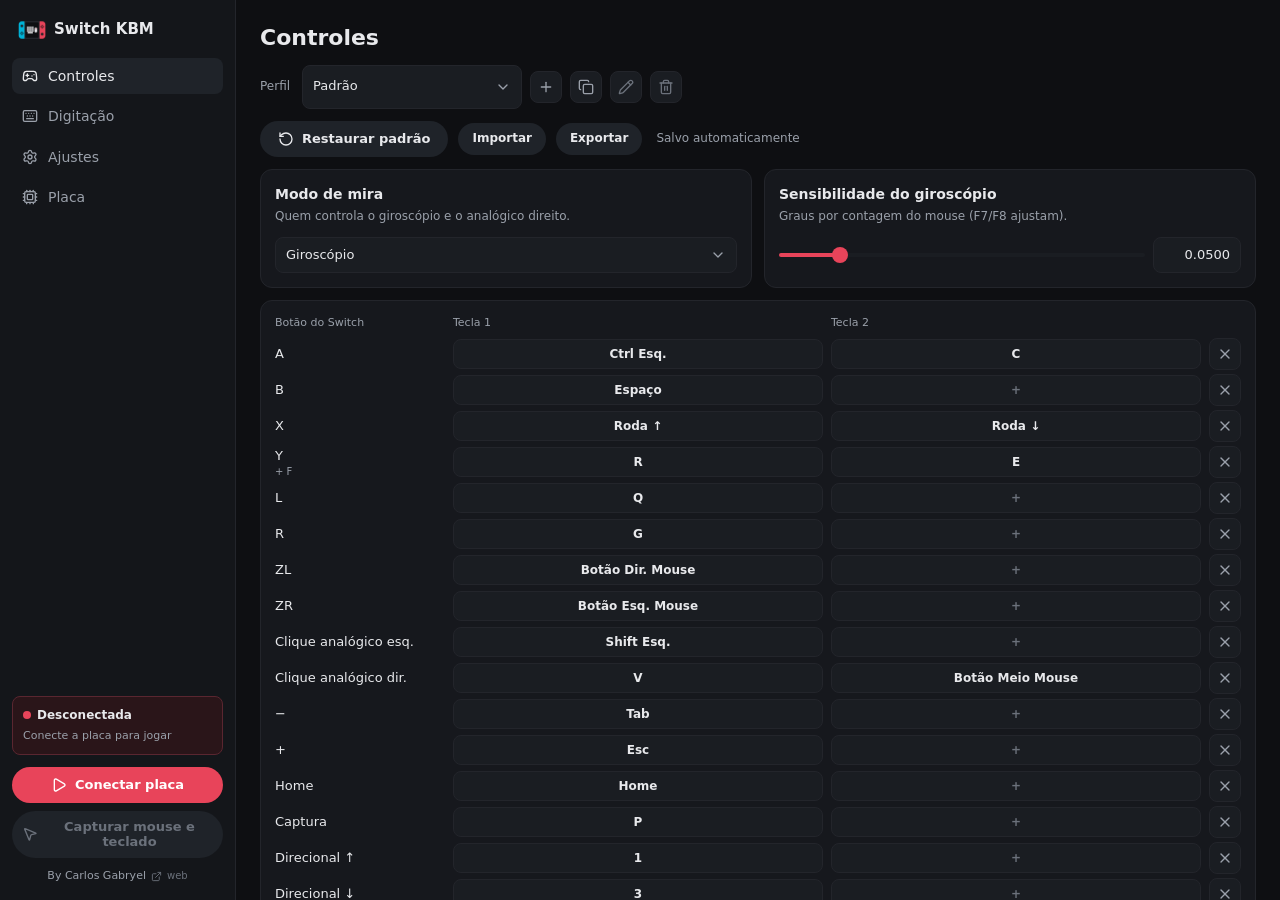
<file: web/index.html>
<!doctype html>
<html lang="pt-BR">
<head>
<meta charset="utf-8">
<meta name="viewport" content="width=device-width, initial-scale=1">
<title>Switch KBM</title>
<meta name="description" content="Teclado e mouse no Nintendo Switch, direto do navegador.">
<meta name="color-scheme" content="dark">
<link rel="icon" type="image/png" href="assets/icon.png">
<link rel="stylesheet" href="style.css">
</head>
<body>
<div class="shell">
<aside class="sidebar">
  <div class="brand"><img src="assets/icon.png" width="28" height="28" alt=""><span>Switch KBM</span></div>

  <nav class="nav" role="tablist" id="tabs" aria-label="Seções">
    <button role="tab" data-tab="controls" data-icon="gamepad-2" aria-selected="true">Controles</button>
    <button role="tab" data-tab="typing" data-icon="keyboard" aria-selected="false">Digitação</button>
    <button role="tab" data-tab="settings" data-icon="settings" aria-selected="false">Ajustes</button>
    <button role="tab" data-tab="board" data-icon="cpu" aria-selected="false">Placa</button>
  </nav>

  <div class="grow"></div>

  <div id="fw-old" class="notice warn" hidden></div>

  <div id="pill" class="status bad" role="status">
    <div class="status-title"><span class="dot"></span><span id="pill-title">Desconectada</span></div>
    <div class="status-detail" id="pill-detail">Conecte a placa para jogar</div>
  </div>

  <div class="side-actions">
    <button id="btn-connect" class="btn primary" data-icon="play">Conectar placa</button>
    <button id="btn-capture" class="btn secondary" data-icon="mouse-pointer-2" disabled>Capturar mouse e teclado</button>
  </div>

  <a class="credit" href="https://github.com/Carlos-Gabryel/SwitchKBM" target="_blank" rel="noopener" title="https://github.com/Carlos-Gabryel/SwitchKBM">
    <span>By Carlos Gabryel</span><i data-icon="external-link" aria-hidden="true"></i><small id="credit-ver"></small>
  </a>
</aside>

<main>
  <div id="banners">
    <div id="no-serial" class="notice warn" hidden>
      Este navegador não tem Web Serial. Use o Chrome ou o Edge no computador, em HTTPS ou em localhost.
    </div>
    <div id="err" class="notice bad" hidden></div>
    <div id="cap-esc" class="notice warn" hidden>
      <span class="msg">Neste navegador o Esc solta a captura em vez de chegar ao Switch, e o perfil atual usa Esc.</span>
      <button id="cap-esc-fix" class="btn secondary sm" type="button">Mover para outra tecla</button>
    </div>
    <div id="cap-accel" class="notice warn" hidden>
      <span class="msg">O navegador não recebe o movimento bruto do mouse aqui, então a aceleração do sistema entra na mira. Desative a aceleração do mouse nas configurações do sistema (perfil plano) para o movimento ficar 1:1.</span>
      <button id="cap-accel-ok" class="btn secondary sm" type="button">Já desativei</button>
    </div>
  </div>

  <section id="tab-controls" class="panel">
    <h1 class="page-title">Controles</h1>
    <div class="profile-row">
      <label class="muted" for="profile-select">Perfil</label>
      <select id="profile-select" aria-label="Perfil"></select>
      <button id="p-new" class="icon-btn" type="button" data-icon="plus" title="Novo" aria-label="Novo perfil"></button>
      <button id="p-dup" class="icon-btn" type="button" data-icon="copy" title="Duplicar" aria-label="Duplicar perfil"></button>
      <button id="p-rename" class="icon-btn" type="button" data-icon="pencil" title="Renomear" aria-label="Renomear perfil"></button>
      <button id="p-delete" class="icon-btn" type="button" data-icon="trash-2" title="Excluir" aria-label="Excluir perfil"></button>
    </div>
    <div class="actions-row">
      <button id="p-restore" class="btn secondary" type="button" data-icon="rotate-ccw">Restaurar padrão</button>
      <button id="p-import" class="btn secondary sm" type="button">Importar</button>
      <button id="p-export" class="btn secondary sm" type="button">Exportar</button>
      <input id="p-file" type="file" accept=".json,application/json" hidden>
      <span class="muted autosave">Salvo automaticamente</span>
    </div>
    <p class="muted msg-line" id="p-note"></p>

    <div class="cards2">
      <div class="card">
        <h3>Modo de mira</h3>
        <p class="muted">Quem controla o giroscópio e o analógico direito.</p>
        <select id="aim-mode" aria-label="Modo de mira">
          <option value="gyro">Giroscópio</option>
          <option value="stick">Analógico direito</option>
        </select>
      </div>
      <div class="card" id="card-gyro">
        <h3>Sensibilidade do giroscópio</h3>
        <p class="muted">Graus por contagem do mouse (F7/F8 ajustam).</p>
        <div class="slider-row">
          <input id="sens-range" type="range" min="0.005" max="0.3" step="0.0005" aria-label="Sensibilidade do giroscópio">
          <input id="sens-num" type="number" min="0.001" step="0.0005" aria-label="Sensibilidade do giroscópio (valor)">
        </div>
      </div>
      <div class="card" id="card-stick" hidden>
        <h3>Sensibilidade do analógico</h3>
        <p class="muted">Maior = mais rápido; F7/F8 ajustam.</p>
        <div class="slider-row">
          <input id="ssens-range" type="range" min="0.1" max="3" step="0.001" aria-label="Sensibilidade do analógico">
          <input id="ssens-num" type="number" min="0.1" max="3" step="0.01" aria-label="Sensibilidade do analógico (valor)">
        </div>
        <p class="muted">Zona morta do jogo (0–200). Ajuste até o menor movimento do mouse mexer a mira.</p>
        <div class="slider-row">
          <input id="sdz-range" type="range" min="0" max="200" step="1" aria-label="Zona morta do jogo">
          <input id="sdz-num" type="number" min="0" max="200" step="1" aria-label="Zona morta do jogo (valor)">
        </div>
      </div>
    </div>
    <p class="muted msg-line" id="bind-msg"></p>

    <div class="card table">
      <div class="thead"><span>Botão do Switch</span><span>Tecla 1</span><span>Tecla 2</span><span></span></div>
      <div id="bind-list" class="list"></div>
      <h3 class="sub">Movimento (analógico esquerdo)</h3>
      <div id="move-list" class="list"></div>
      <p class="muted">Mira: mouse + setas (o modo de mira define quem controla o giroscópio e quem controla o analógico direito).</p>
    </div>
  </section>

  <section id="tab-settings" class="panel" hidden>
    <h1 class="page-title">Ajustes</h1>
    <div id="settings-form" class="settings"></div>
  </section>

  <section id="tab-board" class="panel" hidden>
    <h1 class="page-title">Placa</h1>

    <div class="card">
      <h3>Estado</h3>
      <dl class="kv">
        <dt>Placa</dt><dd id="st-board">desconectada</dd>
        <dt>Firmware</dt><dd id="st-fw">—</dd>
        <dt>Captura</dt><dd id="st-capture">liberada</dd>
        <dt>Perfil</dt><dd id="st-profile">—</dd>
      </dl>
    </div>

    <div class="card">
      <h3>Gravar firmware</h3>
      <p class="muted">Grava o firmware na ESP32 pelo navegador (460800 bps, com verificação). A conexão atual será fechada e a placa pedirá a porta de novo.</p>
      <p class="muted">Versão do firmware deste site: <span id="fw-site"></span></p>
      <div class="row"><button id="btn-flash" class="btn primary" type="button" data-icon="zap">Gravar firmware</button></div>
      <p id="flash-step" class="muted msg-line"></p>
      <div id="flash-progress"></div>
      <pre id="flash-log" class="log" hidden></pre>
    </div>

    <div class="card">
      <h3>Texto da placa</h3>
      <pre id="board-log" class="log">—</pre>
    </div>

    <div class="card">
      <h3>Estatísticas</h3>
      <dl class="kv">
        <dt>Envio</dt><dd id="stat-tx">—</dd>
        <dt>Maior intervalo</dt><dd id="stat-gap">—</dd>
        <dt>Descartados</dt><dd id="stat-drop">—</dd>
      </dl>
    </div>

    <div class="card">
      <h3>Atalhos</h3>
      <ul class="keys">
        <li><kbd>F12</kbd> captura ou libera o teclado e o mouse</li>
        <li><kbd>F11</kbd> alterna giro e analógico</li>
        <li><kbd>F8</kbd> / <kbd>F7</kbd> aumenta e diminui a sensibilidade (salva no perfil)</li>
        <li><kbd>F9</kbd> liga e desliga o modo digitação (escreve no teclado da tela do Switch)</li>
      </ul>
      <p class="muted">Se a captura se perder (tela cheia, foco ou aba), tudo é liberado e o controle volta ao neutro.</p>
    </div>

    <div class="card">
      <details id="diag">
        <summary>Diagnóstico da captura</summary>
        <p class="muted" id="diag-stats"></p>
        <pre id="diag-log" class="log">—</pre>
        <div class="row"><button id="diag-copy" class="btn secondary sm" type="button" data-icon="copy">Copiar</button></div>
      </details>
    </div>
  </section>

  <section id="tab-typing" class="panel" hidden>
    <div class="page-head">
      <h1 class="page-title">Digitação</h1>
      <span class="grow"></span>
      <button id="ty-toggle" class="btn primary" type="button" data-icon="keyboard">Ligar (F9)</button>
    </div>
    <div class="notice warn" id="ty-tv-warn"><span class="msg"><strong>O app não vê a TV: confira se o teclado está aberto antes de digitar.</strong> Se o teclado estiver fechado, os comandos vão para o que estiver na tela.</span></div>
    <p id="ty-msg" class="muted msg-line"></p>

    <div class="card">
      <textarea id="ty-input" rows="4" aria-label="Texto a digitar no Switch" placeholder="Digite ou cole aqui" autocomplete="off" autocapitalize="off" spellcheck="false"></textarea>
      <p class="muted">Escreve no teclado da tela do Switch: o texto vira direcional e A.</p>
      <div class="row wrap">
        <label class="check"><input type="checkbox" id="ty-strip"> Sem acentos (mais rápido)</label>
        <button id="ty-reopen" class="btn secondary sm" type="button" data-icon="rotate-ccw">Teclado reaberto</button>
      </div>
    </div>

    <div class="card">
      <h3>Teclado do Switch</h3>
      <div id="ty-kb" class="kb" aria-label="Prévia do teclado da TV"></div>
      <p class="muted">Clique onde o cursor está na TV se errar letras. Nas abas ABC, #+=, ÀÁÂ e ÑŃŅ, clique na aba da página aberta.</p>
      <div class="stats">
        <div class="stat"><b id="ty-pend">0</b><span>Pendentes</span></div>
        <div class="stat"><b id="ty-cps">0.0</b><span>Letras/s</span></div>
        <div class="stat"><b id="ty-skip">0</b><span>Ignorados</span></div>
      </div>
    </div>

    <div class="card">
      <h3>Velocidade</h3>
      <div id="ty-presets" class="row wrap"></div>
      <div class="row speed">
        <input id="ty-range" type="range" step="1" aria-label="Velocidade em ms">
        <input id="ty-ms" type="number" step="1" aria-label="Velocidade (ms)"> <span class="muted">ms</span>
      </div>
      <div class="row"><button id="ty-test" class="btn secondary sm" type="button" data-icon="zap">Testar velocidade</button></div>
    </div>

    <div class="card">
      <h3>Atalhos</h3>
      <ul class="keys">
        <li><kbd>F9</kbd> sai do modo digitação</li>
        <li><kbd>Enter</kbd> envia (botão +) e limpa o campo</li>
        <li><kbd>Esc</kbd> limpa a fila e o campo</li>
        <li>Setas movem o cursor da TV com o campo vazio</li>
        <li><kbd>Home</kbd> com o campo vazio: teclado reaberto na TV (cursor no 1, página ABC)</li>
      </ul>
    </div>
  </section>
</main>
</div>

<script type="module" src="js/app.js"></script>
</body>
</html>
</file>
<file: web/style.css>
/* Switch KBM web: mesma identidade do programa (tools/kbm/ui/theme.py). Tema so escuro, sem rede externa. */
:root {
  --bg: #0E0F12; --sidebar: #14161A; --card: #16181D; --field: #1A1D22; --hover: #1F2329; --hover2: #262B32;
  --border: #23252B; --text: #E8E9EC; --muted: #9AA0AA; --faint: #6B717B;
  --accent: #E8445A; --green: #3DD68C; --amber: #F5A524;
  --bad-bg: #2A1519; --bad-border: #5A2630; --warn-bg: #2A2112; --warn-border: #5A4519;
  --radius: 12px; --radius-s: 8px; --gap: 12px; --sidebar-w: 236px; --ctl: 36px;
  --font: Inter, "Segoe UI", Roboto, "Noto Sans", system-ui, sans-serif;
  --mono: ui-monospace, "Cascadia Mono", "DejaVu Sans Mono", monospace;
}
* { box-sizing: border-box; }
html { color-scheme: dark; background: var(--bg); }
body { margin: 0; background: var(--bg); color: var(--text); font: 13px/1.45 var(--font); -webkit-text-size-adjust: 100%; }
[hidden] { display: none !important; }
h1, h2, h3, p, ul, dl, dd { margin: 0; padding: 0; }
button, input, select, textarea { font: inherit; color: inherit; }
:focus-visible { outline: 2px solid var(--accent); outline-offset: 2px; }

/* ---------- icones (SVG pintado com a cor do texto, como o SRC_IN do Flet) ---------- */
[data-icon]::before {
  content: ""; flex: none; width: 16px; height: 16px; background: currentColor;
  -webkit-mask: var(--ic) center / contain no-repeat; mask: var(--ic) center / contain no-repeat;
}
i[data-icon] { display: inline-flex; }
[data-icon="gamepad-2"] { --ic: url(assets/icons/gamepad-2.svg); }
[data-icon="keyboard"] { --ic: url(assets/icons/keyboard.svg); }
[data-icon="settings"] { --ic: url(assets/icons/settings.svg); }
[data-icon="cpu"] { --ic: url(assets/icons/cpu.svg); }
[data-icon="play"] { --ic: url(assets/icons/play.svg); }
[data-icon="square"] { --ic: url(assets/icons/square.svg); }
[data-icon="mouse-pointer-2"] { --ic: url(assets/icons/mouse-pointer-2.svg); }
[data-icon="external-link"] { --ic: url(assets/icons/external-link.svg); }
[data-icon="triangle-alert"] { --ic: url(assets/icons/triangle-alert.svg); }
[data-icon="plus"] { --ic: url(assets/icons/plus.svg); }
[data-icon="pencil"] { --ic: url(assets/icons/pencil.svg); }
[data-icon="trash-2"] { --ic: url(assets/icons/trash-2.svg); }
[data-icon="x"] { --ic: url(assets/icons/x.svg); }
[data-icon="zap"] { --ic: url(assets/icons/zap.svg); }
[data-icon="copy"] { --ic: url(assets/icons/copy.svg); }
[data-icon="rotate-ccw"] { --ic: url(assets/icons/rotate-ccw.svg); }

/* ---------- casca ---------- */
.shell { display: grid; grid-template-columns: var(--sidebar-w) minmax(0, 1fr); height: 100vh; height: 100dvh; }
.sidebar {
  background: var(--sidebar); border-right: 1px solid var(--border); padding: 16px 12px;
  display: flex; flex-direction: column; gap: 0; min-height: 0; overflow-y: auto;
}
.grow { flex: 1 1 0; min-height: 8px; }
.brand { display: flex; align-items: center; gap: 8px; padding: 0 6px 14px; font-size: 15px; font-weight: 600; }
.brand img { width: 28px; height: 28px; display: block; }
.nav { display: flex; flex-direction: column; gap: 4px; }
.nav button {
  display: flex; align-items: center; gap: 10px; width: 100%; text-align: left; cursor: pointer;
  background: none; border: 0; border-radius: var(--radius-s); padding: 8px 10px; font-size: 14px; color: var(--muted);
  min-height: 36px; white-space: nowrap;
}
.nav button:hover { background: var(--hover); }
.nav button[aria-selected="true"] { background: var(--hover); color: var(--text); }
.nav button[aria-selected="true"]:hover { background: var(--hover2); }

.status { padding: 10px; border-radius: var(--radius-s); border: 1px solid var(--border); background: var(--card); margin-top: 8px; }
.status.bad { background: var(--bad-bg); border-color: var(--bad-border); }
.status-title { display: flex; align-items: center; gap: 6px; font-size: 12px; font-weight: 600; }
.status-detail { color: var(--muted); font-size: 11px; margin-top: 4px; }
.status .dot { width: 8px; height: 8px; border-radius: 4px; background: var(--accent); flex: none; }
.status.ok .dot { background: var(--green); }
.status.rec .dot { background: var(--amber); }
.side-actions { display: flex; flex-direction: column; gap: 8px; margin-top: 12px; }
.side-actions .btn { width: 100%; padding-inline: 10px; }
.credit {
  display: flex; align-items: center; justify-content: center; gap: 5px; padding-top: 10px;
  color: var(--muted); font-size: 11px; text-decoration: none;
}
.credit:hover span { color: var(--text); }
.credit [data-icon]::before { width: 11px; height: 11px; color: var(--faint); }
.credit small { color: var(--faint); font-size: 10px; }
#fw-old { margin-top: 8px; }

main { min-width: 0; min-height: 0; overflow-y: auto; padding: 24px; }
main > * { max-width: 1100px; }
.panel { display: flex; flex-direction: column; gap: var(--gap); }
#banners { display: flex; flex-direction: column; gap: var(--gap); }
#banners:not(:has(> :not([hidden]))) { display: none; }
#banners { margin-bottom: var(--gap); }
.page-title { font-size: 22px; font-weight: 600; line-height: 1.3; }
.page-head { display: flex; align-items: center; gap: var(--gap); flex-wrap: wrap; }

/* ---------- textos ---------- */
.muted { color: var(--muted); font-size: 12px; }
.msg-line:empty { display: none; }
h3 { font-size: 14px; font-weight: 600; margin-bottom: 4px; }
h3.sub { margin-top: 16px; }
.value { font-size: 15px; font-weight: 600; margin-top: 10px; }
kbd { background: var(--field); border: 1px solid var(--border); border-radius: 4px; padding: 1px 6px; font: 12px var(--mono); }
strong { font-weight: 600; }

/* ---------- cartoes e avisos ---------- */
.card { background: var(--card); border: 1px solid var(--border); border-radius: var(--radius); padding: 14px; min-width: 0; }
.card > .muted { margin-top: 4px; }
.card > .row { margin-top: 10px; }
.cards2 { display: grid; grid-template-columns: repeat(2, minmax(0, 1fr)); gap: var(--gap); }
.cards2 select { margin-top: 12px; }

.notice {
  display: flex; align-items: flex-start; gap: 8px; padding: 10px; border-radius: var(--radius-s);
  background: var(--warn-bg); border: 1px solid var(--warn-border); color: var(--amber); font-size: 12px; line-height: 1.4;
}
.notice::before {
  content: ""; flex: none; width: 14px; height: 14px; margin-top: 1px; background: currentColor;
  -webkit-mask: url(assets/icons/triangle-alert.svg) center / contain no-repeat; mask: url(assets/icons/triangle-alert.svg) center / contain no-repeat;
}
.notice .msg { flex: 1 1 0; min-width: 0; }
.notice.bad { background: var(--bad-bg); border-color: var(--bad-border); color: var(--accent); }
.notice .btn { align-self: center; flex: none; }
#err { overflow-wrap: anywhere; }

/* ---------- botoes ---------- */
.btn, #ty-presets button {
  display: inline-flex; align-items: center; justify-content: center; gap: 8px; min-height: var(--ctl);
  padding: 8px 18px; border: 0; border-radius: 999px; font-size: 13px; font-weight: 600; line-height: 1.2;
  background: var(--hover); color: var(--text); cursor: pointer; text-align: center;
  transition: background .12s ease;
}
.btn:hover:not(:disabled), #ty-presets button:hover { background: var(--hover2); }
.btn.primary { background: var(--accent); color: #fff; }
.btn.primary:hover:not(:disabled) { background: #EE5A6F; }
.btn:disabled { background: var(--hover); color: var(--faint); cursor: default; }
.btn.primary:disabled { background: var(--hover); }
.btn.sm { padding: 6px 14px; font-size: 12px; min-height: 32px; }
#ty-presets button[aria-pressed="true"] { background: var(--accent); color: #fff; }
#ty-presets button[aria-pressed="true"]:hover { background: #EE5A6F; }

.icon-btn {
  display: inline-flex; align-items: center; justify-content: center; flex: none; width: 32px; height: 32px; padding: 0;
  border-radius: var(--radius-s); background: var(--field); border: 1px solid var(--border); color: var(--muted); cursor: pointer;
}
.icon-btn:hover:not(:disabled) { background: var(--hover); color: var(--text); }
.icon-btn:disabled { color: var(--faint); cursor: default; }

/* ---------- campos ---------- */
select, input[type="number"], input[type="text"], textarea {
  background: var(--field); border: 1px solid var(--border); border-radius: var(--radius-s); color: var(--text);
  min-height: var(--ctl); padding: 6px 10px; font-size: 13px; max-width: 100%;
}
select:focus, input[type="number"]:focus, textarea:focus { outline: none; border-color: var(--accent); }
select:disabled, input:disabled, textarea:disabled { color: var(--faint); cursor: default; }
select {
  appearance: none; -webkit-appearance: none; cursor: pointer; width: 100%; padding-right: 32px;
  background-image: url("data:image/svg+xml,%3Csvg xmlns='http://www.w3.org/2000/svg' width='16' height='16' viewBox='0 0 24 24' fill='none' stroke='%239AA0AA' stroke-width='2' stroke-linecap='round' stroke-linejoin='round'%3E%3Cpath d='m6 9 6 6 6-6'/%3E%3C/svg%3E");
  background-repeat: no-repeat; background-position: right 10px center;
}
select option { background: var(--field); color: var(--text); }
select:disabled { cursor: default; }
#profile-select { width: 220px; min-height: 44px; }
input[type="number"] { -moz-appearance: textfield; appearance: textfield; text-align: right; width: 88px; }
input[type="number"]::-webkit-inner-spin-button, input[type="number"]::-webkit-outer-spin-button { -webkit-appearance: none; margin: 0; }
textarea { width: 100%; resize: vertical; min-height: 96px; padding: 10px; font-size: 13px; line-height: 1.5; }
textarea::placeholder { color: var(--faint); }

input[type="checkbox"] {
  appearance: none; -webkit-appearance: none; flex: none; width: 18px; height: 18px; margin: 0; cursor: pointer;
  border: 1px solid var(--border); border-radius: 5px; background: var(--field) center / 14px no-repeat;
}
input[type="checkbox"]:checked {
  background-color: var(--accent); border-color: var(--accent);
  background-image: url("data:image/svg+xml,%3Csvg xmlns='http://www.w3.org/2000/svg' viewBox='0 0 24 24' fill='none' stroke='white' stroke-width='3.5' stroke-linecap='round' stroke-linejoin='round'%3E%3Cpath d='M20 6 9 17l-5-5'/%3E%3C/svg%3E");
}
input[type="checkbox"]:disabled { opacity: .5; cursor: default; }
.check { display: inline-flex; align-items: center; gap: 8px; cursor: pointer; }

input[type="range"] {
  --p: 0%; appearance: none; -webkit-appearance: none; flex: 1 1 140px; min-width: 0; height: 20px; margin: 0;
  background: transparent; cursor: pointer;
}
input[type="range"]::-webkit-slider-runnable-track {
  height: 4px; border-radius: 2px; background: linear-gradient(var(--accent), var(--accent)) 0 / var(--p) 100% no-repeat, var(--field);
}
input[type="range"]::-webkit-slider-thumb { -webkit-appearance: none; width: 16px; height: 16px; margin-top: -6px; border-radius: 50%; background: var(--accent); border: 0; }
input[type="range"]::-moz-range-track { height: 4px; border-radius: 2px; background: var(--field); }
input[type="range"]::-moz-range-progress { height: 4px; border-radius: 2px; background: var(--accent); }
input[type="range"]::-moz-range-thumb { width: 16px; height: 16px; border-radius: 50%; background: var(--accent); border: 0; }
input[type="range"]:disabled { opacity: .5; cursor: default; }

/* ---------- linhas e listas ---------- */
.row { display: flex; gap: 8px; align-items: center; }
.row.wrap { flex-wrap: wrap; }
.profile-row { display: flex; align-items: center; gap: 8px; flex-wrap: wrap; }
.profile-row .muted { margin-right: 4px; }
.kv { display: grid; grid-template-columns: max-content minmax(0, 1fr); gap: 4px 16px; margin-top: 10px; }
.kv dt { color: var(--muted); }
.keys { padding-left: 18px; margin-top: 10px; }
.keys li { margin: 4px 0; }
.card > .keys + .muted { margin-top: 10px; }
.log {
  background: var(--field); border: 1px solid var(--border); border-radius: var(--radius-s); padding: 8px; margin: 10px 0 0;
  max-height: 240px; overflow: auto; font: 12px var(--mono); white-space: pre-wrap; word-break: break-all;
}
progress { width: 100%; height: 6px; appearance: none; -webkit-appearance: none; border: 0; border-radius: 3px; background: var(--field); overflow: hidden; display: block; }
progress::-webkit-progress-bar { background: var(--field); border-radius: 3px; }
progress::-webkit-progress-value { background: var(--accent); border-radius: 3px; }
progress::-moz-progress-bar { background: var(--accent); border-radius: 3px; }
.prog { margin: 10px 0 6px; font-size: 12px; color: var(--muted); }
#flash-step { margin-top: 10px; }

details summary { cursor: pointer; font-size: 14px; font-weight: 600; list-style: none; display: flex; align-items: center; gap: 8px; }
details summary::-webkit-details-marker { display: none; }
details summary::before {
  content: ""; width: 8px; height: 8px; border-right: 2px solid var(--muted); border-bottom: 2px solid var(--muted);
  transform: rotate(-45deg); transition: transform .12s ease; margin-right: 2px;
}
details[open] summary::before { transform: rotate(45deg); }
details > .muted { margin-top: 10px; }

/* tabela de teclas (Controles) */
.table { padding: 10px 14px 14px; }
.thead, .trow { display: grid; grid-template-columns: minmax(0, 1fr) minmax(0, 1fr) 32px; gap: 8px; align-items: center; }
.thead { color: var(--muted); font-size: 11px; padding: 4px 0 6px; }
.list { display: flex; flex-direction: column; gap: 4px; }
.trow .lbl { font-size: 13px; min-width: 0; overflow-wrap: anywhere; }
.trow select { min-height: 32px; font-size: 12px; padding-block: 3px; background-color: var(--field); }
.key-btn {
  min-height: 32px; padding: 3px 10px; border: 1px solid var(--border); border-radius: var(--radius-s); background: var(--field);
  color: var(--text); font-size: 12px; font-weight: 600; cursor: pointer; text-align: center; min-width: 0; overflow-wrap: anywhere;
}
.key-btn:hover:not(:disabled) { background: var(--hover); }
.key-btn:disabled { color: var(--faint); cursor: default; }
.key-btn.listening { border-color: var(--accent); color: var(--accent); }
.table > .row { margin-top: 10px; }
.table > .row .btn { height: auto; }
.table .muted { margin-top: 4px; }

/* ajustes */
.settings { display: flex; flex-direction: column; gap: var(--gap); }
.setting { display: flex; align-items: center; gap: 16px; background: var(--card); border: 1px solid var(--border); border-radius: var(--radius); padding: 14px; }
.setting .lbl { flex: 1 1 200px; min-width: 0; font-size: 14px; font-weight: 600; }
.setting .lbl small { display: block; margin-top: 2px; font-size: 11px; font-weight: 400; color: var(--muted); }
.setting .ctl { display: flex; align-items: center; gap: 12px; flex: 0 1 380px; min-width: 0; }
.setting .ctl select { width: 220px; }
.setting.toggle .ctl { flex: none; }
.settings > .muted { margin-top: -4px; }

/* ---------- digitacao ---------- */
.stats { display: flex; gap: 32px; margin-top: 14px; flex-wrap: wrap; }
.stat { display: flex; flex-direction: column; min-width: 0; }
.stat b { font-size: 18px; font-weight: 600; line-height: 1.3; overflow-wrap: anywhere; }
.stat span { color: var(--muted); font-size: 11px; }
.speed input[type="range"] { flex: 1 1 160px; }
.card .speed { margin-top: 12px; }
#ty-presets { margin-top: 12px; }
.kb { display: flex; flex-direction: column; gap: 4px; margin-top: 12px; }
.kb-row { display: grid; grid-template-columns: repeat(var(--cols, 11), minmax(0, 1fr)); gap: 4px; }
.kb-key {
  min-height: 34px; padding: 0; min-width: 0; overflow: hidden; font-size: 13px; cursor: pointer; text-align: center;
  background: var(--field); border: 1px solid var(--border); border-radius: var(--radius-s); color: var(--text);
}
.kb-key:hover { background: var(--hover); }
.kb-key.kb-side, .kb-key.kb-tab { color: var(--muted); }
.kb-key.kb-tab { font-size: 10px; letter-spacing: -.3px; }
.kb-key.kb-empty { opacity: .35; }
.kb-key.kb-tab[aria-pressed="true"] { color: var(--accent); border-bottom: 2px solid var(--accent); font-weight: 600; }
.kb-key.cur { border: 2px solid var(--accent); background: var(--bad-bg); color: var(--text); }
.kb-space {
  display: flex; align-items: center; justify-content: center; min-height: 34px; font-size: 12px; color: var(--faint);
  background: var(--field); border: 1px solid var(--border); border-radius: var(--radius-s);
}

/* modo ativo: tela cheia com o mesmo conteudo */
#tab-typing.overlay {
  position: fixed; inset: 0; z-index: 100; background: var(--bg); overflow-y: auto; max-width: none;
  padding: 24px max(24px, calc((100vw - 900px) / 2)); align-content: start;
}
body.typing-open { overflow: hidden; }

/* ---------- responsivo: sidebar vira barra superior ---------- */
@media (max-width: 759.98px) {
  .shell { display: block; height: auto; }
  .sidebar {
    flex-direction: row; flex-wrap: wrap; align-items: center; gap: 8px; padding: 12px 16px 8px;
    border-right: 0; border-bottom: 1px solid var(--border); overflow: visible;
  }
  .sidebar > .grow { display: none; }
  .brand { order: 1; flex: 1 1 auto; padding: 0; }
  .status { order: 2; margin: 0; flex: 0 1 auto; min-width: 0; max-width: 62%; }
  .side-actions { order: 3; flex: 1 1 100%; flex-direction: row; margin: 0; }
  .side-actions .btn { flex: 1 1 0; min-width: 0; padding-inline: 8px; font-size: 12px; }
  #fw-old { order: 4; flex: 1 1 100%; margin: 0; }
  .nav { order: 5; flex: 1 1 100%; flex-direction: row; overflow-x: auto; gap: 4px; padding-bottom: 4px; scrollbar-width: none; }
  .nav::-webkit-scrollbar { display: none; }
  .nav button { width: auto; flex: none; }
  .credit { order: 6; flex: 1 1 100%; padding-top: 0; justify-content: flex-start; }
  main { overflow: visible; padding: 16px; }
  .cards2 { grid-template-columns: minmax(0, 1fr); }
  #profile-select { width: 100%; flex: 1 1 100%; order: -1; }
  .profile-row .muted { display: none; }
  .setting { flex-wrap: wrap; gap: 10px; }
  .setting .ctl { flex: 1 1 100%; }
  .setting.toggle { flex-wrap: nowrap; }
  .setting.toggle .ctl { flex: none; }
  .notice { flex-wrap: wrap; }
  .notice .msg { flex: 1 1 calc(100% - 30px); }
  #tab-typing.overlay { padding: 16px; }
  .stats { gap: 24px; }
}

/* ---------- Controles: tabela por botao do Switch, como no programa ---------- */
.actions-row { display: flex; align-items: center; gap: 10px; flex-wrap: wrap; }
.actions-row .autosave { margin-left: 4px; }
.slider-row { display: flex; align-items: center; gap: 8px; margin-top: 12px; }
.slider-row input[type="range"] { flex: 1 1 100px; }
.slider-row input[type="number"] { width: 88px; flex: none; }
.card > .muted + .slider-row + .muted { margin-top: 14px; }
.thead, .trow { grid-template-columns: 170px minmax(0, 1fr) minmax(0, 1fr) 32px; }
.trow { min-height: 34px; }
.trow .name { display: flex; flex-direction: column; min-width: 0; }
.trow .name small { color: var(--muted); font-size: 10px; line-height: 1.2; }
.trow .cell-gap { display: block; }
.trow .key-btn { min-height: 30px; padding-block: 2px; white-space: nowrap; overflow: hidden; text-overflow: ellipsis; }
.key-btn.empty { color: var(--faint); }
.key-btn.listening { color: var(--accent); }
.table .list { gap: 2px; }
.table h3.sub { margin-top: 14px; margin-bottom: 4px; }
.table > .muted { margin-top: 10px; }
@media (max-width: 759.98px) {
  .thead { display: none; }
  .trow { grid-template-columns: minmax(0, 1fr) minmax(0, 1fr) 32px; grid-template-areas: "name name name" "a b x"; row-gap: 4px; padding: 4px 0; border-bottom: 1px solid var(--border); }
  .trow .name { grid-area: name; flex-direction: row; align-items: baseline; gap: 6px; }
  .trow > :nth-child(2) { grid-area: a; }
  .trow > :nth-child(3) { grid-area: b; }
  .trow > :nth-child(4) { grid-area: x; }
  .table .list { gap: 0; }
  .actions-row .autosave { flex: 1 1 100%; margin: 0; }
}
</file>
